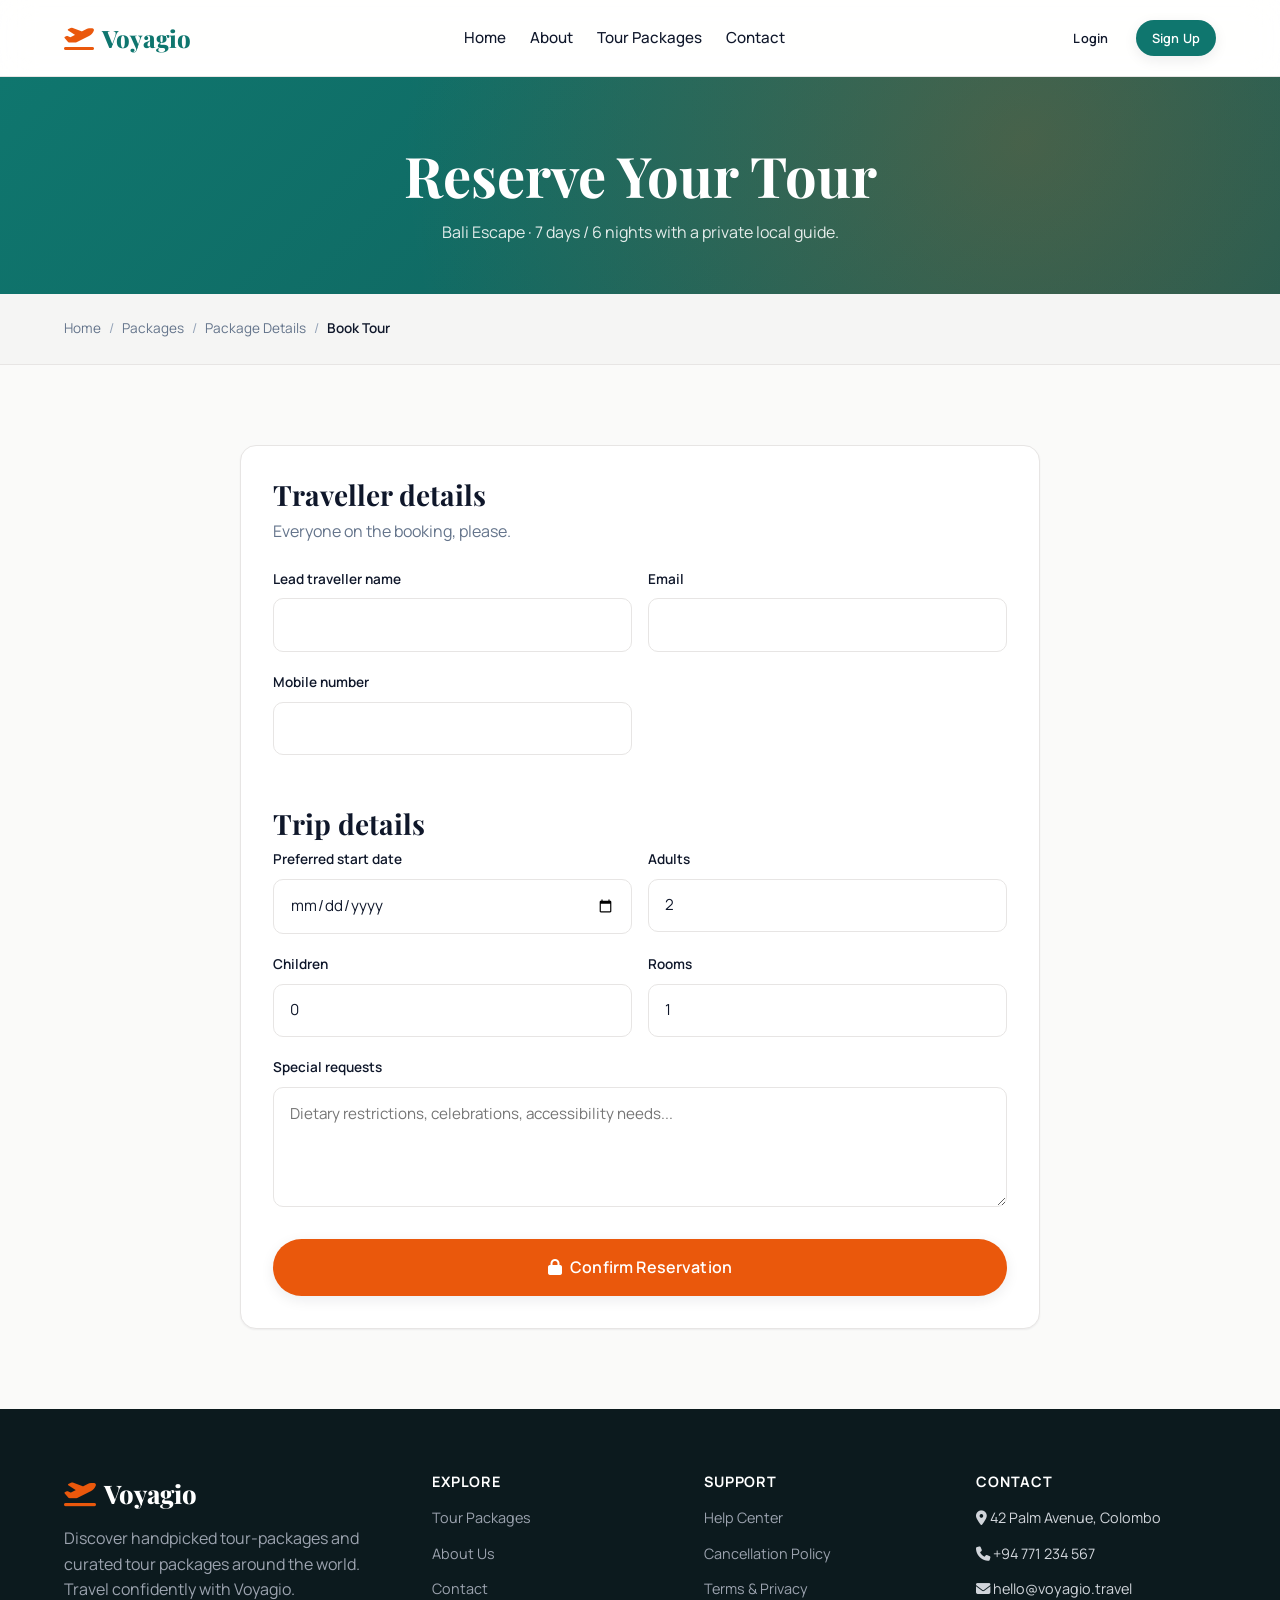
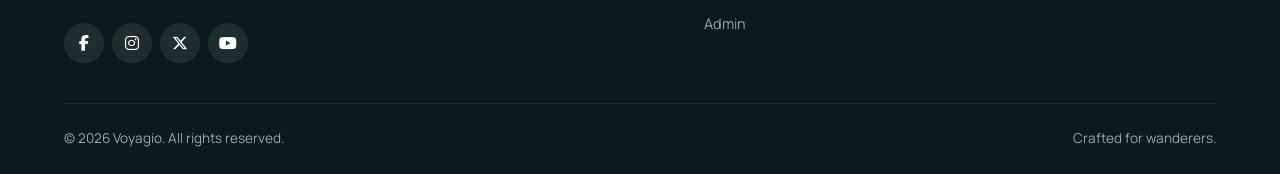
<file: pages/book-tour.html>
<!DOCTYPE html>
<html lang="en">
<head>
<meta charset="UTF-8" /><meta name="viewport" content="width=device-width, initial-scale=1.0" />
<title>Book Tour Package · Voyagio</title>
<link rel="stylesheet" href="../assets/css/style.css" />
<link rel="stylesheet" href="https://cdnjs.cloudflare.com/ajax/libs/font-awesome/6.5.2/css/all.min.css" />
</head>
<body>
<div class="loader" id="loader"><div class="loader__spinner"></div></div>
<div data-partial="header" data-level="1"></div>

<section class="page-head"><div class="container"><div class="page-head__inner">
    <h1>Reserve Your Tour</h1><p>Bali Escape · 7 days / 6 nights with a private local guide.</p>
</div></div></section>

<nav class="breadcrumb"><div class="container"><ol><li><a href="../index.html">Home</a></li><li><a href="tour-packages.html">Packages</a></li><li><a href="package-details.html">Package Details</a></li><li class="breadcrumb__current">Book Tour</li></ol></div></nav>

<section class="section">
    <div class="container">
        <form class="form" data-form="booking" id="tourBookingForm" name="tourBookingForm" style="max-width:800px;margin:0 auto;">
            <h2 class="form__title">Traveller details</h2>
            <p class="form__subtitle" id="bookingPackageSummary">Everyone on the booking, please.</p><input type="hidden" name="packageId" id="bookingPackageId" />
            <div class="form__row">
                <div class="form__group"><label class="form__label" for="btName">Lead traveller name</label><input class="form__control" id="btName" name="fullName" type="text" required /></div>
                <div class="form__group"><label class="form__label" for="btEmail">Email</label><input class="form__control" id="btEmail" name="email" type="email" required /></div>
            </div>
            <div class="form__row">
                <div class="form__group"><label class="form__label" for="btPhone">Mobile number</label><input class="form__control" id="btPhone" name="mobile" type="tel" required /></div>
                <!-- <div class="form__group"><label class="form__label" for="btNationality">Nationality</label><input class="form__control" id="btNationality" name="nationality" type="text" required /></div> -->
            </div>

            <h2 class="form__title mt-8">Trip details</h2>
            <div class="form__row">
                <div class="form__group"><label class="form__label" for="btStart">Preferred start date</label><input class="form__control" id="btStart" name="startDate" type="date" required /></div>
                <div class="form__group"><label class="form__label" for="btAdults">Adults</label><input class="form__control" id="btAdults" name="adults" type="number" min="1" value="2" required /></div>
            </div>
            <div class="form__row">
                <div class="form__group"><label class="form__label" for="btChildren">Children</label><input class="form__control" id="btChildren" name="children" type="number" min="0" value="0" /></div>
                <div class="form__group"><label class="form__label" for="btRooms">Rooms</label><input class="form__control" id="btRooms" name="rooms" type="number" min="1" value="1" required /></div>
            </div>
            <div class="form__group"><label class="form__label" for="btRequests">Special requests</label><textarea class="form__control" id="btRequests" name="requests" placeholder="Dietary restrictions, celebrations, accessibility needs..."></textarea></div>

            <div class="form__footer"><button type="submit" class="btn btn--accent btn--block btn--lg"><i class="fa-solid fa-lock"></i> Confirm Reservation</button></div>
        </form>
    </div>
</section>

<div data-partial="footer" data-level="1"></div>
<script src="../assets/js/partials.js"></script>
<script src="../assets/js/main.js"></script>
<script src="../assets/js/packages.js"></script>
</body></html>
</file>
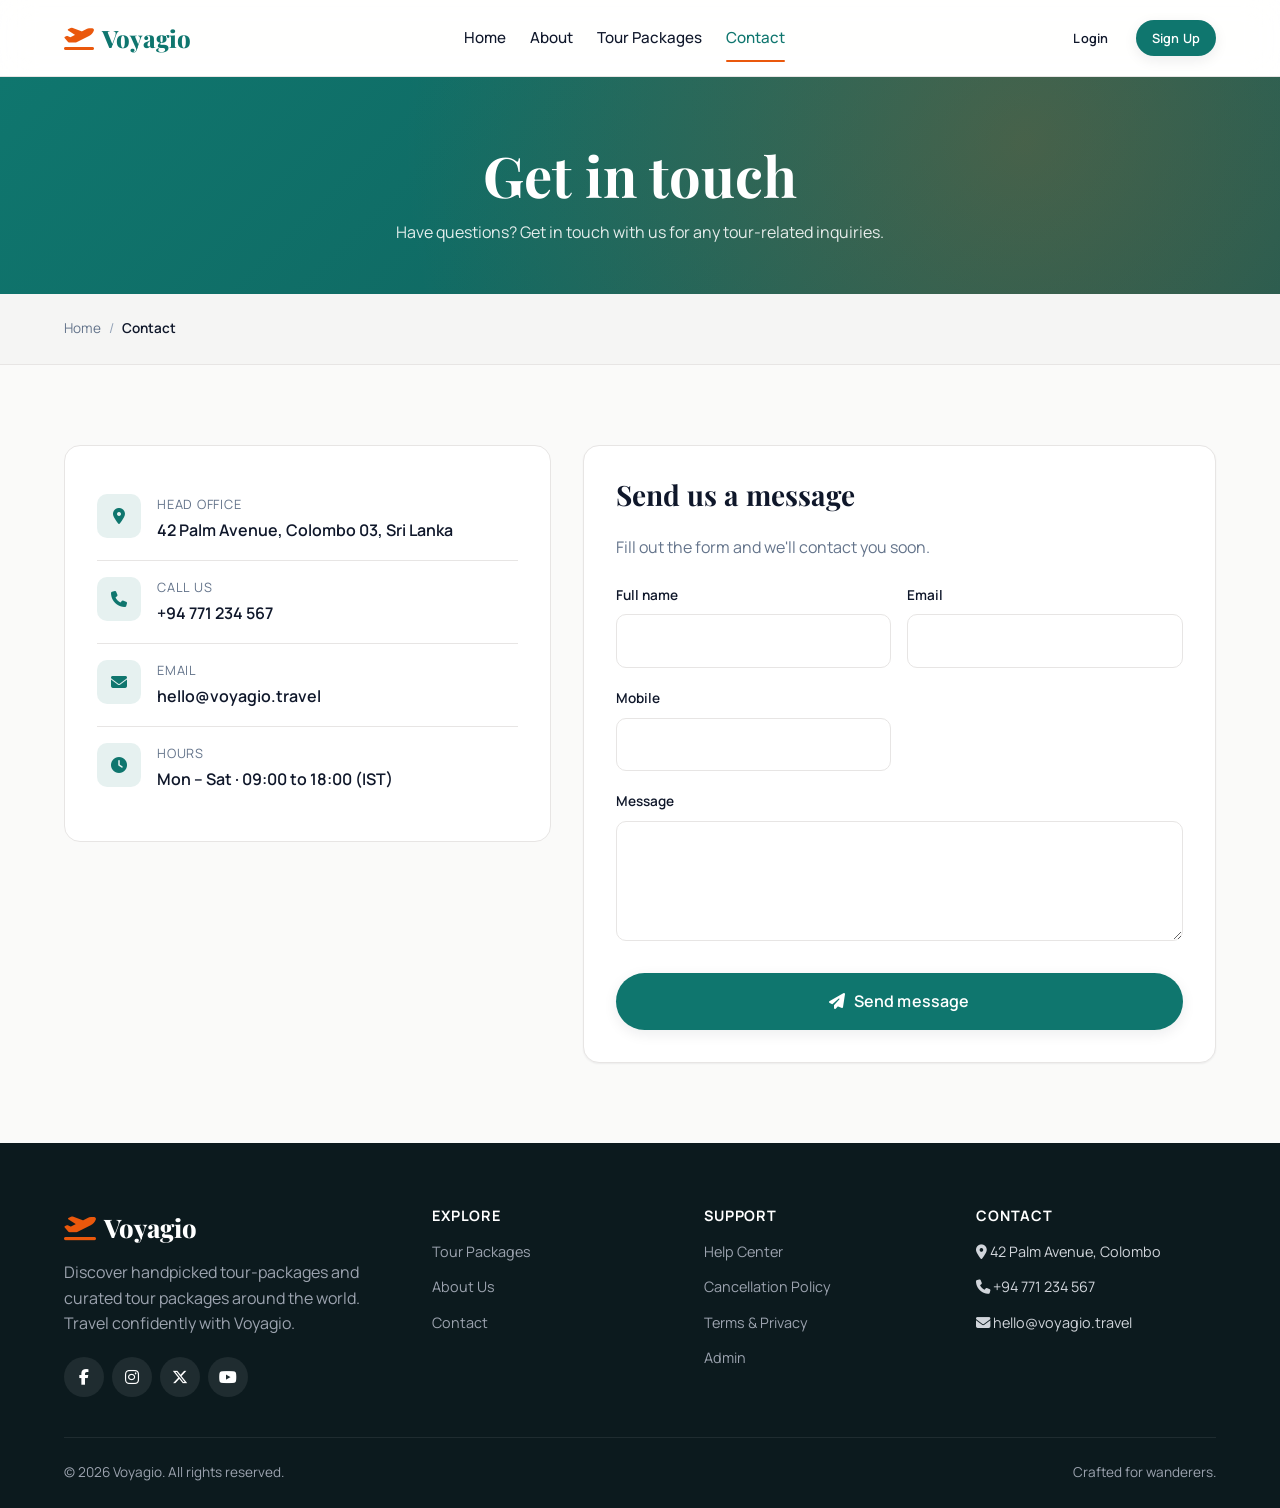
<file: pages/contact.html>
<!DOCTYPE html>
<html lang="en">

<head>
    <meta charset="UTF-8" />
    <meta name="viewport" content="width=device-width, initial-scale=1.0" />
    <title>Contact · Voyagio</title>
    <link rel="stylesheet" href="../assets/css/style.css" />
    <link rel="stylesheet" href="https://cdnjs.cloudflare.com/ajax/libs/font-awesome/6.5.2/css/all.min.css" />
</head>

<body>
    <div class="loader" id="loader">
        <div class="loader__spinner"></div>
    </div>
    <div data-partial="header" data-level="1"></div>

    <section class="page-head">
        <div class="container">
            <div class="page-head__inner">
                <h1>Get in touch</h1>
                <p><p>Have questions? Get in touch with us for any tour-related inquiries.</p></p>
            </div>
        </div>
    </section>

    <nav class="breadcrumb">
        <div class="container">
            <ol>
                <li><a href="../index.html">Home</a></li>
                <li class="breadcrumb__current">Contact</li>
            </ol>
        </div>
    </nav>

    <section class="section">
        <div class="container">
            <div class="contact-layout">
                <div>
                    <div class="contact-info">
                        <div class="contact-info__item">
                            <div class="contact-info__icon"><i class="fa-solid fa-location-dot"></i></div>
                            <div>
                                <div class="contact-info__label">Head office</div>
                                <div class="contact-info__value">42 Palm Avenue, Colombo 03, Sri Lanka</div>
                            </div>
                        </div>
                        <div class="contact-info__item">
                            <div class="contact-info__icon"><i class="fa-solid fa-phone"></i></div>
                            <div>
                                <div class="contact-info__label">Call us</div>
                                <div class="contact-info__value">+94 771 234 567</div>
                            </div>
                        </div>
                        <div class="contact-info__item">
                            <div class="contact-info__icon"><i class="fa-solid fa-envelope"></i></div>
                            <div>
                                <div class="contact-info__label">Email</div>
                                <div class="contact-info__value">hello@voyagio.travel</div>
                            </div>
                        </div>
                        <div class="contact-info__item">
                            <div class="contact-info__icon"><i class="fa-solid fa-clock"></i></div>
                            <div>
                                <div class="contact-info__label">Hours</div>
                                <div class="contact-info__value">Mon – Sat · 09:00 to 18:00 (IST)</div>
                            </div>
                        </div>                       
                    </div>                   
                </div>

                <form class="form" data-form="contact" id="contactForm" name="contactForm">
                    <h2 class="form__title">Send us a message</h2>
                    <p class="form__subtitle"><p class="form__subtitle">Fill out the form and we'll contact you soon.</p> </p>
                    <div class="form__row">
                        <div class="form__group"><label class="form__label" for="cName">Full name</label><input
                                class="form__control" id="cName" name="fullName" type="text" required /></div>
                        <div class="form__group"><label class="form__label" for="cEmail">Email</label><input
                                class="form__control" id="cEmail" name="email" type="email" required /></div>
                    </div>
                    <div class="form__row">
                        <div class="form__group"><label class="form__label" for="cPhone">Mobile</label><input
                                class="form__control" id="cPhone" name="mobile" type="tel" /></div>
                        <!-- <div class="form__group"><label class="form__label" for="cSubject">Subject</label><input
                                class="form__control" id="cSubject" name="subject" type="text" required /></div> -->
                    </div>
                    <div class="form__group"><label class="form__label" for="cMessage">Message</label><textarea
                            class="form__control" id="cMessage" name="message" required minlength="10"></textarea></div>
                    <div class="form__footer"><button type="submit" class="btn btn--primary btn--block btn--lg"><i
                                class="fa-solid fa-paper-plane"></i> Send message</button></div>
                </form>
            </div>
        </div>
    </section>

    <div data-partial="footer" data-level="1"></div>
    <script src="../assets/js/partials.js"></script>
    <script src="../assets/js/main.js"></script>
</body>

</html>
</file>
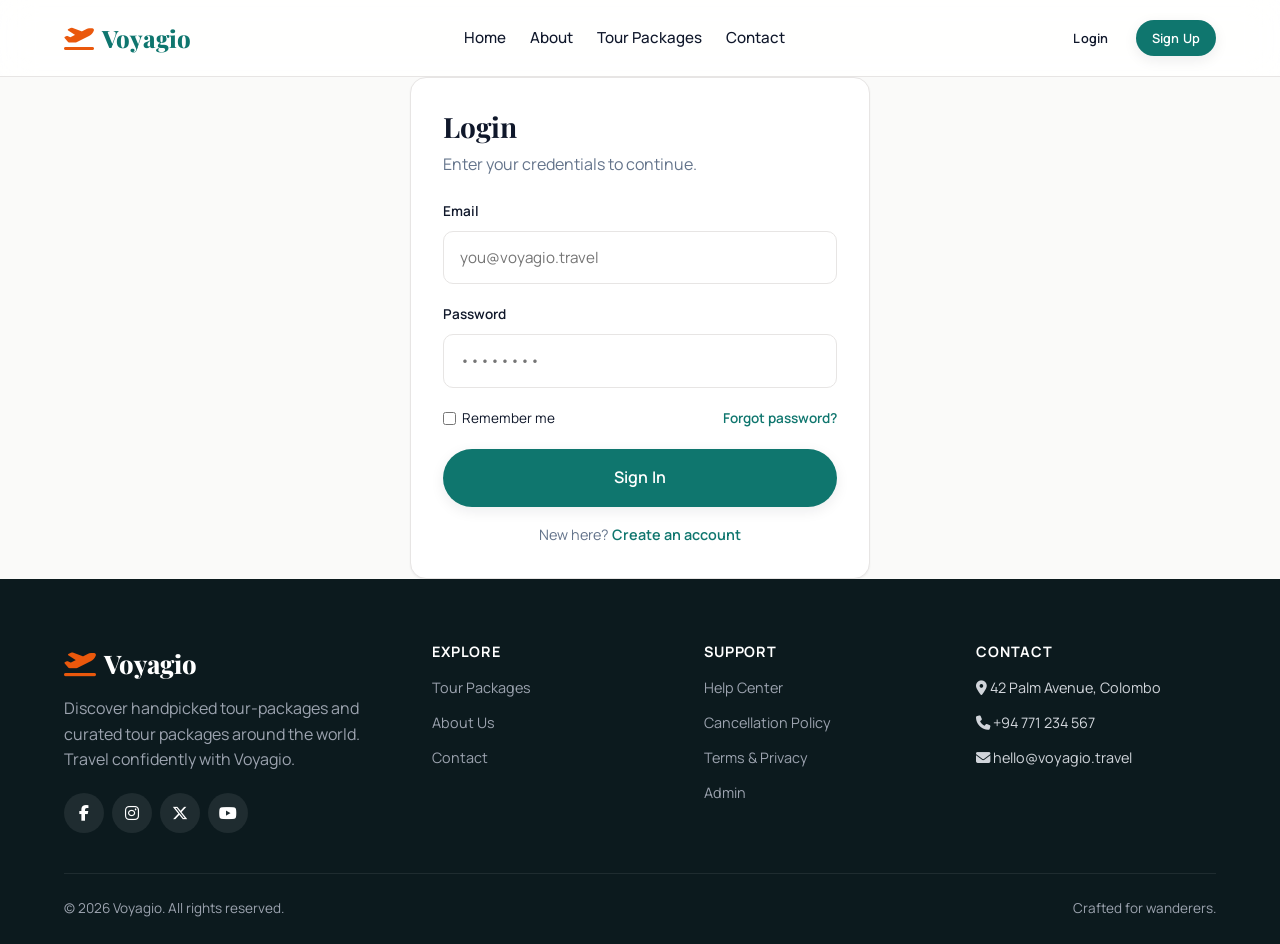
<file: pages/login.html>
<!DOCTYPE html>
<html lang="en">

<head>
    <meta charset="UTF-8" />
    <meta name="viewport" content="width=device-width, initial-scale=1.0" />
    <title>Login · Voyagio</title>
    <link rel="stylesheet" href="../assets/css/style.css" />
    <link rel="stylesheet" href="https://cdnjs.cloudflare.com/ajax/libs/font-awesome/6.5.2/css/all.min.css" />
</head>

<body>
    <div class="loader" id="loader">
        <div class="loader__spinner"></div>
    </div>
    <div data-partial="header" data-level="1"></div>

    <div class="auth">
        
        <div class="auth__form-wrap">
            <form class="form" data-form="login" id="loginForm" name="loginForm" style="max-width:460px;margin:0 auto;">
                <h1 class="form__title">Login</h1>
                <p class="form__subtitle">Enter your credentials to continue.</p>
                <div class="form__group"><label class="form__label" for="loginEmail">Email</label><input
                        class="form__control" id="loginEmail" name="email" type="email" required
                        placeholder="you@voyagio.travel" /></div>
                <div class="form__group"><label class="form__label" for="loginPassword">Password</label><input
                        class="form__control" id="loginPassword" name="password" type="password" required
                        placeholder="••••••••" /></div>
                <div class="form__group"
                    style="display:flex;justify-content:space-between;align-items:center;font-size:0.85rem;">
                    <label style="display:flex;align-items:center;gap:0.4rem;"><input type="checkbox" /> Remember
                        me</label>
                    <a href="#" style="color:var(--color-primary);font-weight:600;">Forgot password?</a>
                </div>
                <button type="submit" class="btn btn--primary btn--block btn--lg">Sign In</button>
                <p class="form__meta">New here? <a href="register.html">Create an account</a></p>
            </form>
        </div>
    </div>

    <div data-partial="footer" data-level="1"></div>
    <script src="../assets/js/partials.js"></script>
    <script src="../assets/js/main.js"></script>
</body>

</html>
</file>
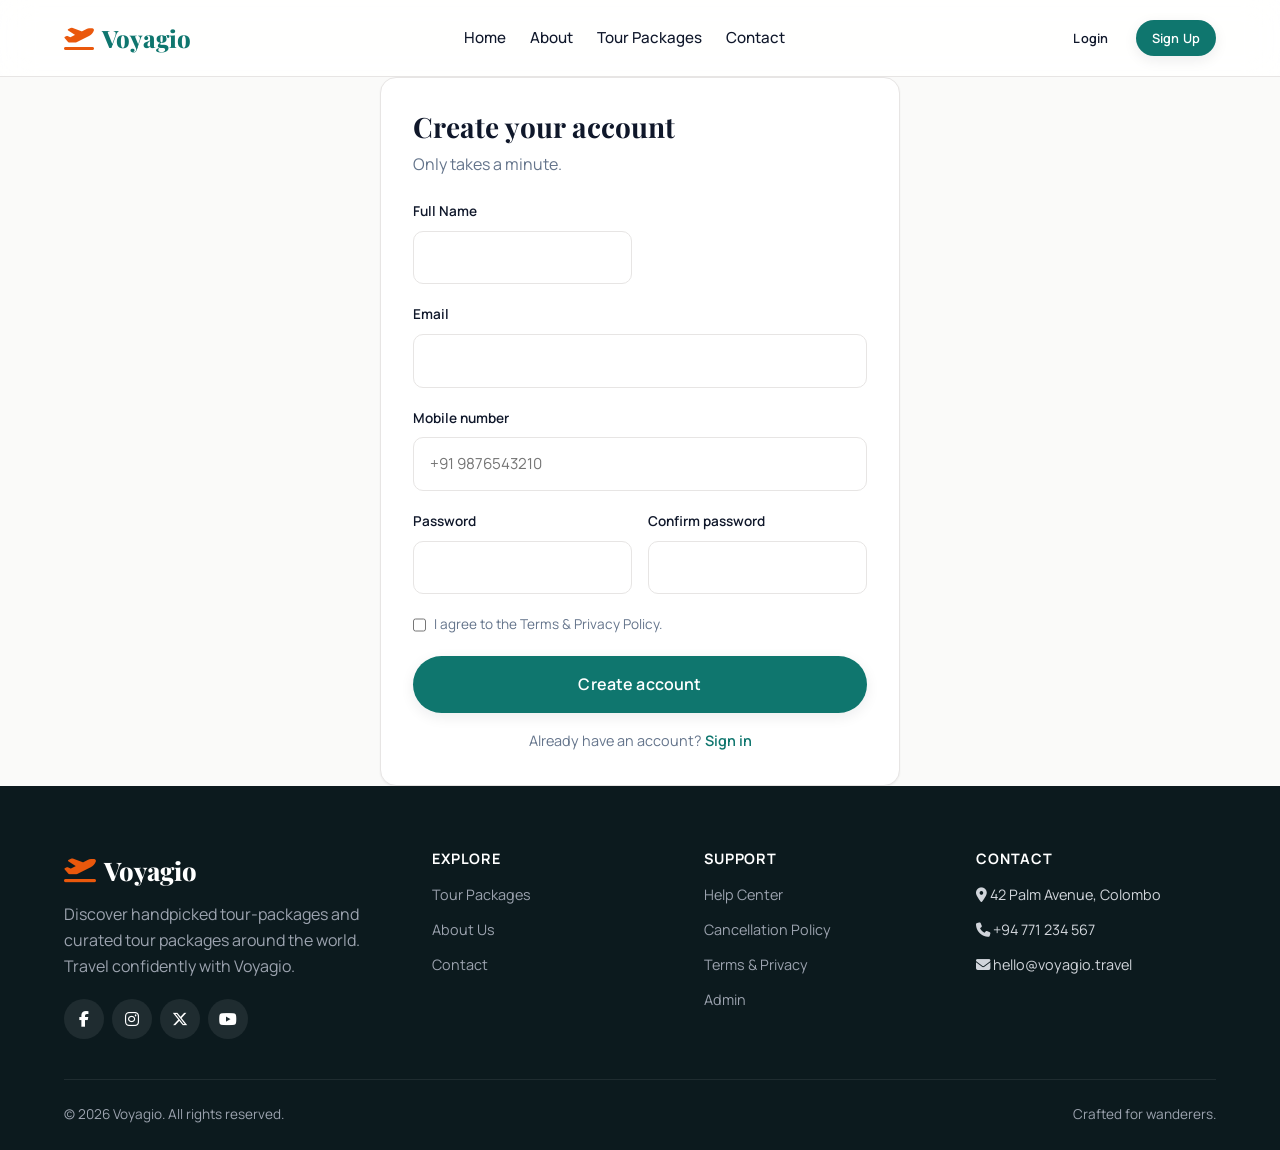
<file: pages/register.html>
<!DOCTYPE html>
<html lang="en">

<head>
    <meta charset="UTF-8" />
    <meta name="viewport" content="width=device-width, initial-scale=1.0" />
    <title>Create Account · Voyagio</title>
    <link rel="stylesheet" href="../assets/css/style.css" />
    <link rel="stylesheet" href="https://cdnjs.cloudflare.com/ajax/libs/font-awesome/6.5.2/css/all.min.css" />
</head>

<body>
    <div class="loader" id="loader">
        <div class="loader__spinner"></div>
    </div>
    <div data-partial="header" data-level="1"></div>

    <div class="auth">
        <div class="auth__form-wrap">
            <form class="form" data-form="register" id="registerForm" name="registerForm"
                style="max-width:520px;margin:0 auto;">
                <h1 class="form__title">Create your account</h1>
                <p class="form__subtitle">Only takes a minute.</p>
                <div class="form__row">
                    <div class="form__group">
                        <label class="form__label" for="fullName">Full Name</label>
                        <input class="form__control" id="fullName" name="fullName" type="text" required/>
                    </div>
                </div>
                <div class="form__group"><label class="form__label" for="regEmail">Email</label><input
                        class="form__control" id="regEmail" name="email" type="email" required /></div>
                <div class="form__group"><label class="form__label" for="regPhone">Mobile number</label><input
                        class="form__control" id="regPhone" name="mobile" type="tel" required
                        placeholder="+91 9876543210" /></div>
                <div class="form__row">
                    <div class="form__group"><label class="form__label" for="regPassword">Password</label><input
                            class="form__control" id="regPassword" name="password" type="password" required
                            minlength="6" /></div>
                    <div class="form__group"><label class="form__label" for="regConfirm">Confirm password</label><input
                            class="form__control" id="regConfirm" name="confirmPassword" type="password" required
                            minlength="6" /></div>
                </div>
                <div class="form__group"><label
                        style="display:flex;gap:0.5rem;font-size:0.85rem;color:var(--color-text-muted);"><input
                            type="checkbox" required /> I agree to the Terms & Privacy Policy.</label>
                </div>
                <button type="submit" class="btn btn--primary btn--block btn--lg">Create account</button>
                <p class="form__meta">Already have an account? <a href="login.html">Sign in</a></p>
            </form>
        </div>
    </div>

    <div data-partial="footer" data-level="1"></div>
    <script src="../assets/js/partials.js"></script>
    <script src="../assets/js/main.js"></script>
</body>

</html>
</file>
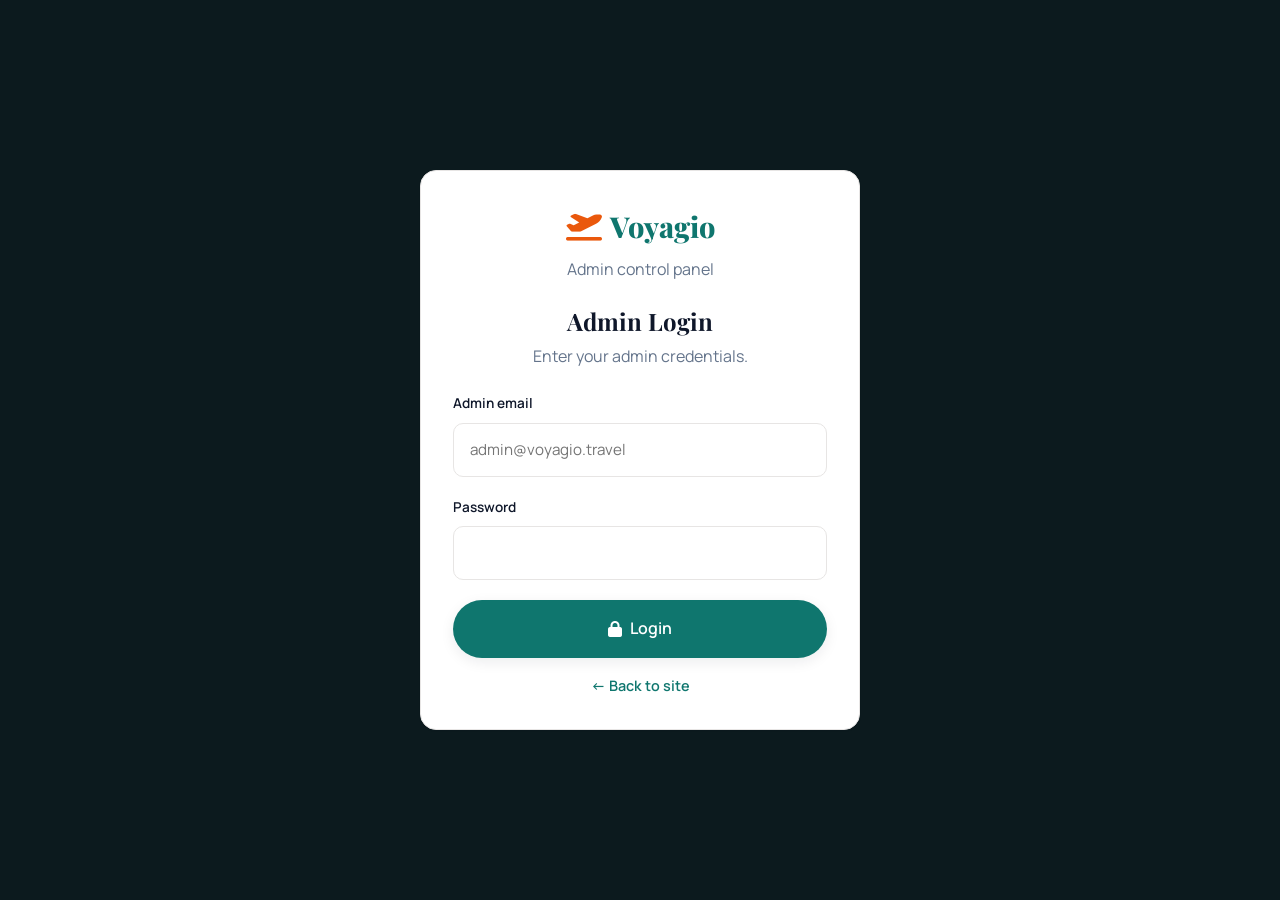
<file: pages/admin/admin-login.html>
<!DOCTYPE html>
<html lang="en">

<head>
    <meta charset="UTF-8" />
    <meta name="viewport" content="width=device-width, initial-scale=1.0" />
    <title>Admin Login · Voyagio</title>
    <link rel="stylesheet" href="../../assets/css/style.css" />
    <link rel="stylesheet" href="https://cdnjs.cloudflare.com/ajax/libs/font-awesome/6.5.2/css/all.min.css" />
</head>

<body style="background:#0c1a1e;">
    <div class="loader" id="loader">
        <div class="loader__spinner"></div>
    </div>

    <div style="min-height:100vh;display:flex;align-items:center;justify-content:center;padding:2rem;">
        <form class="form" data-form="admin-login" id="adminLoginForm" name="adminLoginForm"
            style="max-width:440px;width:100%;">
            <div style="text-align:center;margin-bottom:1.5rem;">
                <a href="../../index.html" class="nav__brand" style="justify-content:center;font-size:1.8rem;"><i
                        class="fa-solid fa-plane-departure"></i> Voyagio</a>
                <p style="color:var(--color-text-muted);margin-top:0.5rem;">Admin control panel</p>
            </div>
            <h1 class="form__title" style="font-size:1.5rem;text-align:center;">Admin Login</h1>
            <p class="form__subtitle" style="text-align:center;">Enter your admin credentials.</p>
            <div class="form__group"><label class="form__label" for="adminEmail">Admin email</label><input
                    class="form__control" id="adminEmail" name="email" type="email" required
                    placeholder="admin@voyagio.travel" /></div>
            <div class="form__group"><label class="form__label" for="adminPassword">Password</label><input
                    class="form__control" id="adminPassword" name="password" type="password" required /></div>
            
            <button type="submit" class="btn btn--primary btn--block btn--lg"><i class="fa-solid fa-lock"></i>
                Login</button>
            <p class="form__meta"><a href="../../index.html">← Back to site</a></p>
        </form>
    </div>

    <script src="../../assets/js/main.js"></script>
</body>

</html>
</file>
<file: assets/css/style.css>
/* ---------- Google Fonts ---------- */
@import url('https://fonts.googleapis.com/css2?family=Manrope:wght@300;400;500;600;700;800&family=Playfair+Display:wght@500;600;700;800&display=swap');

/* ---------- CSS Variables ---------- */
:root {
    /* Brand colors */
    --color-primary: #0f766e;
    /* deep teal */
    --color-primary-dark: #115e59;
    --color-primary-light: #14b8a6;
    --color-accent: #ea580c;
    /* warm coral / orange */
    --color-accent-light: #fb923c;

    /* Neutrals */
    --color-bg: #fafaf9;
    --color-surface: #ffffff;
    --color-surface-alt: #f5f5f4;
    --color-border: #e7e5e4;
    --color-text: #0f172a;
    --color-text-muted: #64748b;
    --color-text-light: #94a3b8;

    /* Semantic */
    --color-success: #16a34a;
    --color-warning: #f59e0b;
    --color-danger: #dc2626;
    --color-info: #0284c7;

    /* Typography */
    --font-heading: 'Playfair Display', Georgia, serif;
    --font-body: 'Manrope', -apple-system, BlinkMacSystemFont, sans-serif;

    /* Spacing scale */
    --space-1: 0.25rem;
    --space-2: 0.5rem;
    --space-3: 0.75rem;
    --space-4: 1rem;
    --space-5: 1.25rem;
    --space-6: 1.5rem;
    --space-8: 2rem;
    --space-10: 2.5rem;
    --space-12: 3rem;
    --space-16: 4rem;
    --space-20: 5rem;

    /* Radius */
    --radius-sm: 6px;
    --radius-md: 10px;
    --radius-lg: 16px;
    --radius-xl: 24px;
    --radius-full: 999px;

    /* Shadows */
    --shadow-sm: 0 1px 2px rgba(15, 23, 42, 0.06);
    --shadow-md: 0 4px 14px rgba(15, 23, 42, 0.08);
    --shadow-lg: 0 12px 28px rgba(15, 23, 42, 0.12);
    --shadow-xl: 0 24px 48px rgba(15, 23, 42, 0.16);

    /* Layout */
    --container: 1200px;
    --header-h: 76px;
    --transition: 220ms cubic-bezier(0.4, 0, 0.2, 1);
}

/* ---------- Reset ---------- */
*,
*::before,
*::after {
    box-sizing: border-box;
    margin: 0;
    padding: 0;
}

html {
    scroll-behavior: smooth;
    -webkit-text-size-adjust: 100%;
}

body {
    font-family: var(--font-body);
    font-size: 16px;
    line-height: 1.6;
    color: var(--color-text);
    background: var(--color-bg);
    -webkit-font-smoothing: antialiased;
    min-height: 100vh;
}

img,
svg {
    max-width: 100%;
    display: block;
}

a {
    color: inherit;
    text-decoration: none;
    transition: color var(--transition);
}

button,
input,
select,
textarea {
    font: inherit;
    color: inherit;
}

button {
    cursor: pointer;
    border: none;
    background: none;
}

ul,
ol {
    list-style: none;
}

h1,
h2,
h3,
h4,
h5,
h6 {
    font-family: var(--font-heading);
    font-weight: 700;
    line-height: 1.2;
    color: var(--color-text);
}

/* ---------- Container ---------- */
.container {
    width: 100%;
    max-width: var(--container);
    margin: 0 auto;
    padding: 0 var(--space-4);
}

@media (min-width: 768px) {
    .container {
        padding: 0 var(--space-6);
    }
}

/* ---------- Loading Screen ---------- */
.loader {
    position: fixed;
    inset: 0;
    background: var(--color-bg);
    display: flex;
    align-items: center;
    justify-content: center;
    z-index: 9999;
    transition: opacity 400ms ease, visibility 400ms ease;
}

.loader.hidden {
    opacity: 0;
    visibility: hidden;
}

.loader__spinner {
    width: 56px;
    height: 56px;
    border: 4px solid var(--color-border);
    border-top-color: var(--color-primary);
    border-radius: 50%;
    animation: spin 900ms linear infinite;
}

@keyframes spin {
    to {
        transform: rotate(360deg);
    }
}

/* ---------- Header / Navbar ---------- */
.header {
    position: sticky;
    top: 0;
    z-index: 100;
    background: rgba(255, 255, 255, 0.85);
    backdrop-filter: blur(16px);
    -webkit-backdrop-filter: blur(16px);
    border-bottom: 1px solid var(--color-border);
}

.nav {
    display: flex;
    align-items: center;
    justify-content: space-between;
    height: var(--header-h);
}

.nav__brand {
    display: flex;
    align-items: center;
    gap: var(--space-2);
    font-family: var(--font-heading);
    font-size: 1.5rem;
    font-weight: 800;
    color: var(--color-primary);
}

.nav__brand i {
    color: var(--color-accent);
}

.nav__menu {
    display: none;
    gap: var(--space-6);
    align-items: center;
}

.nav__menu a {
    font-weight: 500;
    font-size: 0.95rem;
    color: var(--color-text);
    position: relative;
    padding: var(--space-2) 0;
}

.nav__menu a:hover,
.nav__menu a.active {
    color: var(--color-primary);
}

.nav__menu a.active::after {
    content: '';
    position: absolute;
    left: 0;
    right: 0;
    bottom: -4px;
    height: 2px;
    background: var(--color-accent);
    border-radius: 2px;
}

.nav__actions {
    display: flex;
    align-items: center;
    gap: var(--space-3);
}

.nav__toggle {
    display: inline-flex;
    align-items: center;
    justify-content: center;
    width: 42px;
    height: 42px;
    border-radius: var(--radius-sm);
    color: var(--color-text);
    font-size: 1.25rem;
}

.nav__mobile {
    /* The mobile menu is re-parented to <body> by main.js so fixed positioning
       is relative to the viewport, not the backdrop-filtered header. */
    position: fixed;
    top: var(--header-h);
    right: 0;
    bottom: 0;
    left: auto;
    width: min(86vw, 380px);
    height: calc(100dvh - var(--header-h));
    background: var(--color-surface);
    padding: var(--space-6);
    transform: translateX(105%);
    transition: transform var(--transition), box-shadow var(--transition);
    z-index: 101;
    overflow-y: auto;
    overscroll-behavior: contain;
    -webkit-overflow-scrolling: touch;
    box-shadow: -14px 0 34px rgba(15, 23, 42, 0.16);
    border-left: 1px solid var(--color-border);
}

.nav__mobile.open {
    transform: translateX(0);
}

.nav__mobile a {
    display: block;
    padding: var(--space-4) 0;
    border-bottom: 1px solid var(--color-border);
    font-weight: 500;
}

.nav__mobile a.active {
    color: var(--color-primary);
}

@media (min-width: 992px) {
    .nav__menu {
        display: flex;
    }

    .nav__toggle {
        display: none;
    }

    .nav__mobile {
        display: none;
    }
}

/* ---------- Buttons ---------- */
.btn {
    display: inline-flex;
    align-items: center;
    justify-content: center;
    gap: var(--space-2);
    padding: 0.75rem 1.5rem;
    border-radius: var(--radius-full);
    font-weight: 600;
    font-size: 0.9rem;
    letter-spacing: 0.01em;
    transition: transform var(--transition), background var(--transition), box-shadow var(--transition), color var(--transition);
    white-space: nowrap;
}

.btn:hover {
    transform: translateY(-2px);
}

.btn:active {
    transform: translateY(0);
}

.btn--primary {
    background: var(--color-primary);
    color: #fff;
    box-shadow: var(--shadow-md);
}

.btn--primary:hover {
    background: var(--color-primary-dark);
    box-shadow: var(--shadow-lg);
}

.btn--accent {
    background: var(--color-accent);
    color: #fff;
    box-shadow: var(--shadow-md);
}

.btn--accent:hover {
    background: #c2410c;
    box-shadow: var(--shadow-lg);
}

.btn--outline {
    background: transparent;
    color: var(--color-primary);
    border: 1.5px solid var(--color-primary);
}

.btn--outline:hover {
    background: var(--color-primary);
    color: #fff;
}

.btn--ghost {
    background: transparent;
    color: var(--color-text);
}

.btn--ghost:hover {
    background: var(--color-surface-alt);
}

.btn--block {
    width: 100%;
}

.btn--sm {
    padding: 0.5rem 1rem;
    font-size: 0.8rem;
}

.btn--lg {
    padding: 1rem 2rem;
    font-size: 1rem;
}

/* ---------- Sections ---------- */
.section {
    padding: var(--space-16) 0;
}

@media (min-width: 768px) {
    .section {
        padding: var(--space-20) 0;
    }
}

.section__head {
    text-align: center;
    margin-bottom: var(--space-12);
    max-width: 720px;
    margin-left: auto;
    margin-right: auto;
}

.section__eyebrow {
    display: inline-block;
    color: var(--color-accent);
    font-weight: 600;
    text-transform: uppercase;
    letter-spacing: 0.08em;
    font-size: 0.8rem;
    margin-bottom: var(--space-3);
}

.section__title {
    font-size: 2rem;
    margin-bottom: var(--space-3);
}

@media (min-width: 768px) {
    .section__title {
        font-size: 2.5rem;
    }
}

@media (min-width: 1024px) {
    .section__title {
        font-size: 3rem;
    }
}

.section__desc {
    color: var(--color-text-muted);
    font-size: 1rem;
}

/* ---------- Hero ---------- */
.hero {
    position: relative;
    min-height: 620px;
    display: flex;
    align-items: center;
    background:
        linear-gradient(rgba(15, 23, 42, 0.55), rgba(15, 118, 110, 0.45)),
        url('https://images.unsplash.com/photo-1506929562872-bb421503ef21?w=1600&auto=format') center/cover no-repeat;
    color: #fff;
    overflow: hidden;
}

.hero::before {
    content: '';
    position: absolute;
    inset: 0;
    background: radial-gradient(circle at 20% 30%, rgba(234, 88, 12, 0.25), transparent 50%);
    pointer-events: none;
}

.hero__content {
    position: relative;
    z-index: 2;
    padding: var(--space-16) 0;
    max-width: 780px;
}

.hero__eyebrow {
    display: inline-flex;
    align-items: center;
    gap: var(--space-2);
    padding: 0.5rem 1rem;
    background: rgba(255, 255, 255, 0.15);
    backdrop-filter: blur(10px);
    border-radius: var(--radius-full);
    font-size: 0.85rem;
    margin-bottom: var(--space-5);
    border: 1px solid rgba(255, 255, 255, 0.2);
}

.hero__title {
    font-size: 2.5rem;
    line-height: 1.1;
    color: #fff;
    margin-bottom: var(--space-5);
}

.hero__title em {
    color: var(--color-accent-light);
    font-style: normal;
}

@media (min-width: 768px) {
    .hero__title {
        font-size: 3.5rem;
    }
}

@media (min-width: 1024px) {
    .hero__title {
        font-size: 4.5rem;
    }
}

.hero__desc {
    font-size: 1.1rem;
    color: rgba(255, 255, 255, 0.88);
    margin-bottom: var(--space-8);
    max-width: 560px;
}

.hero__actions {
    display: flex;
    gap: var(--space-3);
    flex-wrap: wrap;
}

/* ---------- Search Form (Hero) ---------- */
.search-form {
    background: #fff;
    border-radius: var(--radius-lg);
    padding: var(--space-5);
    box-shadow: var(--shadow-xl);
    display: grid;
    gap: var(--space-4);
    margin-top: var(--space-8);
}

@media (min-width: 768px) {
    .search-form {
        grid-template-columns: 1fr 1fr 1fr auto;
        align-items: end;
        padding: var(--space-6);
    }
}

.search-form__group {
    display: flex;
    flex-direction: column;
    gap: var(--space-1);
}

.search-form__label {
    font-size: 0.75rem;
    font-weight: 600;
    text-transform: uppercase;
    letter-spacing: 0.06em;
    color: var(--color-text-muted);
}

.search-form__input {
    width: 100%;
    padding: 0.75rem 0;
    border: 0;
    border-bottom: 2px solid var(--color-border);
    background: transparent;
    font-size: 0.95rem;
    color: var(--color-text);
    transition: border-color var(--transition);
    outline: none;
}

.search-form__input:focus {
    border-color: var(--color-primary);
}

/* ---------- Cards ---------- */
.card {
    background: var(--color-surface);
    border-radius: var(--radius-lg);
    overflow: hidden;
    box-shadow: var(--shadow-sm);
    border: 1px solid var(--color-border);
    transition: transform var(--transition), box-shadow var(--transition);
    display: flex;
    flex-direction: column;
}

.card:hover {
    transform: translateY(-6px);
    box-shadow: var(--shadow-lg);
}

.card__img {
    position: relative;
    aspect-ratio: 4/3;
    overflow: hidden;
    background: var(--color-surface-alt);
}

.card__img img {
    width: 100%;
    height: 100%;
    object-fit: cover;
    transition: transform 600ms ease;
}

.card:hover .card__img img {
    transform: scale(1.08);
}

.card__badge {
    position: absolute;
    top: var(--space-3);
    left: var(--space-3);
    background: var(--color-accent);
    color: #fff;
    padding: 0.3rem 0.75rem;
    border-radius: var(--radius-full);
    font-size: 0.7rem;
    font-weight: 700;
    text-transform: uppercase;
    letter-spacing: 0.05em;
}

.card__fav {
    position: absolute;
    top: var(--space-3);
    right: var(--space-3);
    width: 38px;
    height: 38px;
    border-radius: 50%;
    background: rgba(255, 255, 255, 0.9);
    backdrop-filter: blur(8px);
    display: inline-flex;
    align-items: center;
    justify-content: center;
    color: var(--color-text);
    font-size: 1rem;
    box-shadow: var(--shadow-sm);
}

.card__fav:hover {
    color: var(--color-danger);
}

.card__body {
    padding: var(--space-5);
    display: flex;
    flex-direction: column;
    gap: var(--space-2);
    flex: 1;
}

.card__loc {
    display: inline-flex;
    align-items: center;
    gap: var(--space-1);
    color: var(--color-text-muted);
    font-size: 0.8rem;
}

.card__title {
    font-size: 1.15rem;
    margin-bottom: var(--space-1);
}

.card__meta {
    display: flex;
    align-items: center;
    justify-content: space-between;
    margin-top: auto;
    padding-top: var(--space-4);
}

.card__price {
    font-family: var(--font-heading);
    font-size: 1.35rem;
    color: var(--color-primary);
    font-weight: 700;
}

.card__price small {
    font-family: var(--font-body);
    font-size: 0.75rem;
    color: var(--color-text-muted);
    font-weight: 400;
}

.card__rating {
    display: inline-flex;
    align-items: center;
    gap: 0.25rem;
    color: var(--color-warning);
    font-size: 0.85rem;
    font-weight: 600;
}

.card__rating span {
    color: var(--color-text);
    margin-left: 0.15rem;
}

/* Card grid */
.grid {
    display: grid;
    gap: var(--space-6);
}

.grid--2 {
    grid-template-columns: 1fr;
}

.grid--3 {
    grid-template-columns: 1fr;
}

.grid--4 {
    grid-template-columns: 1fr;
}

@media (min-width: 640px) {

    .grid--2,
    .grid--3,
    .grid--4 {
        grid-template-columns: repeat(2, 1fr);
    }
}

@media (min-width: 992px) {
    .grid--3 {
        grid-template-columns: repeat(3, 1fr);
    }

    .grid--4 {
        grid-template-columns: repeat(4, 1fr);
    }
}


/* ---------- Testimonials ---------- */
.testimonial {
    background: var(--color-surface);
    padding: var(--space-8);
    border-radius: var(--radius-lg);
    border: 1px solid var(--color-border);
    position: relative;
}

.testimonial__quote {
    color: var(--color-text-muted);
    font-size: 1rem;
    margin-bottom: var(--space-5);
    font-style: italic;
}

.testimonial__user {
    display: flex;
    align-items: center;
    gap: var(--space-3);
}

.testimonial__avatar {
    width: 48px;
    height: 48px;
    border-radius: 50%;
    object-fit: cover;
}

.testimonial__name {
    font-weight: 700;
}

.testimonial__role {
    font-size: 0.8rem;
    color: var(--color-text-muted);
}



/* ---------- Footer ---------- */
.footer {
    background: #0c1a1e;
    color: #d1d5db;
    padding: var(--space-16) 0 var(--space-6);
}

.footer__grid {
    display: grid;
    grid-template-columns: 1fr;
    gap: var(--space-8);
    margin-bottom: var(--space-10);
}

@media (min-width: 768px) {
    .footer__grid {
        grid-template-columns: 1.4fr 1fr 1fr 1fr;
    }
}

.footer__brand {
    font-family: var(--font-heading);
    font-size: 1.6rem;
    font-weight: 800;
    color: #fff;
    margin-bottom: var(--space-3);
    display: inline-flex;
    align-items: center;
    gap: var(--space-2);
}

.footer__brand i {
    color: var(--color-accent);
}

.footer__desc {
    color: #9ca3af;
    margin-bottom: var(--space-5);
    max-width: 320px;
}

.footer__socials {
    display: flex;
    gap: var(--space-2);
}

.footer__socials a {
    width: 40px;
    height: 40px;
    border-radius: 50%;
    background: rgba(255, 255, 255, 0.08);
    display: inline-flex;
    align-items: center;
    justify-content: center;
    color: #fff;
    transition: background var(--transition);
}

.footer__socials a:hover {
    background: var(--color-primary);
}

.footer__title {
    color: #fff;
    font-family: var(--font-body);
    font-size: 0.9rem;
    font-weight: 700;
    text-transform: uppercase;
    letter-spacing: 0.06em;
    margin-bottom: var(--space-4);
}

.footer__list li {
    margin-bottom: var(--space-3);
    font-size: 0.9rem;
}

.footer__list a {
    color: #9ca3af;
}

.footer__list a:hover {
    color: var(--color-accent-light);
}

.footer__bottom {
    padding-top: var(--space-6);
    border-top: 1px solid rgba(255, 255, 255, 0.08);
    display: flex;
    flex-direction: column;
    gap: var(--space-3);
    align-items: center;
    text-align: center;
    color: #9ca3af;
    font-size: 0.85rem;
}

@media (min-width: 768px) {
    .footer__bottom {
        flex-direction: row;
        justify-content: space-between;
        text-align: left;
    }
}

/* ---------- Breadcrumb ---------- */
.breadcrumb {
    padding: var(--space-6) 0;
    background: var(--color-surface-alt);
    border-bottom: 1px solid var(--color-border);
}

.breadcrumb ol {
    display: flex;
    align-items: center;
    flex-wrap: wrap;
    gap: var(--space-2);
    font-size: 0.85rem;
    color: var(--color-text-muted);
}

.breadcrumb ol li:not(:last-child)::after {
    content: '/';
    margin-left: var(--space-2);
    color: var(--color-text-light);
}

.breadcrumb a:hover {
    color: var(--color-primary);
}

.breadcrumb__current {
    color: var(--color-text);
    font-weight: 600;
}

/* ---------- Page Header ---------- */
.page-head {
    background: linear-gradient(135deg, var(--color-primary), var(--color-primary-dark));
    color: #fff;
    padding: var(--space-16) 0 var(--space-12);
    position: relative;
    overflow: hidden;
}

.page-head::before {
    content: '';
    position: absolute;
    inset: 0;
    background: radial-gradient(circle at 80% 30%, rgba(234, 88, 12, 0.25), transparent 60%);
}

.page-head__inner {
    position: relative;
    z-index: 1;
    text-align: center;
}

.page-head h1 {
    color: #fff;
    font-size: 2.5rem;
    margin-bottom: var(--space-3);
}

@media (min-width: 768px) {
    .page-head h1 {
        font-size: 3.5rem;
    }
}

.page-head p {
    color: rgba(255, 255, 255, 0.88);
    max-width: 640px;
    margin: 0 auto;
}


/* ---------- Forms ---------- */
.form {
    background: var(--color-surface);
    border: 1px solid var(--color-border);
    border-radius: var(--radius-lg);
    padding: var(--space-8);
    box-shadow: var(--shadow-sm);
}

.form__title {
    font-size: 1.75rem;
    margin-bottom: var(--space-2);
}

.form__subtitle {
    color: var(--color-text-muted);
    margin-bottom: var(--space-6);
}

.form__group {
    margin-bottom: var(--space-5);
}

.form__row {
    display: grid;
    grid-template-columns: 1fr;
    gap: var(--space-4);
}

@media (min-width: 640px) {
    .form__row {
        grid-template-columns: 1fr 1fr;
    }
}

.form__label {
    display: block;
    font-size: 0.85rem;
    font-weight: 600;
    color: var(--color-text);
    margin-bottom: var(--space-2);
}

.form__control {
    width: 100%;
    padding: 0.85rem 1rem;
    border: 1.5px solid var(--color-border);
    border-radius: var(--radius-md);
    background: var(--color-surface);
    font-size: 0.95rem;
    transition: border-color var(--transition), box-shadow var(--transition);
    outline: none;
}

.form__control:focus {
    border-color: var(--color-primary);
    box-shadow: 0 0 0 3px rgba(15, 118, 110, 0.12);
}

textarea.form__control {
    min-height: 120px;
    resize: vertical;
    font-family: inherit;
}

.form__hint {
    font-size: 0.8rem;
    color: var(--color-text-muted);
    margin-top: var(--space-1);
}

.form__footer {
    margin-top: var(--space-6);
}

.form__meta {
    text-align: center;
    margin-top: var(--space-4);
    font-size: 0.9rem;
    color: var(--color-text-muted);
}

.form__meta a {
    color: var(--color-primary);
    font-weight: 600;
}


/* ---------- Tour Package/Package Details ---------- */
.details-hero {
    padding: var(--space-8) 0;
}

.gallery {
    display: grid;
    grid-template-columns: 1fr;
    gap: var(--space-3);
    border-radius: var(--radius-lg);
    overflow: hidden;
}

/* @media (min-width: 768px) {
    .gallery {
        grid-template-columns: 2fr 1fr 1fr;
        grid-template-rows: 1fr 1fr;
    }

    .gallery__main {
        grid-row: span 2;
    }
} */

.gallery img {
    width: 100%;
    height: 100%;
    object-fit: cover;
    min-height: 200px;
}

.gallery__main img {
    min-height: 420px;
}

.details {
    display: grid;
    grid-template-columns: 1fr;
    gap: var(--space-8);
    margin-top: var(--space-8);
}

@media (min-width: 992px) {
    .details {
        grid-template-columns: 1fr 380px;
        align-items: start;
    }
}

.details__body h1 {
    font-size: 2.25rem;
    margin-bottom: var(--space-3);
}

.details__loc {
    color: var(--color-text-muted);
    display: inline-flex;
    align-items: center;
    gap: var(--space-2);
    margin-bottom: var(--space-5);
}

.details__section {
    padding: var(--space-6) 0;
    border-top: 1px solid var(--color-border);
}

.details__section:first-of-type {
    border-top: 0;
    padding-top: 0;
}

.details__section h2 {
    font-size: 1.4rem;
    margin-bottom: var(--space-4);
}

.amenities {
    display: grid;
    grid-template-columns: repeat(2, 1fr);
    gap: var(--space-3);
}

@media (min-width: 640px) {
    .amenities {
        grid-template-columns: repeat(3, 1fr);
    }
}

.amenities li {
    display: flex;
    align-items: center;
    gap: var(--space-2);
    color: var(--color-text-muted);
    font-size: 0.9rem;
}

.amenities i {
    color: var(--color-primary);
}

.room-list {
    display: grid;
    gap: var(--space-4);
}

.room {
    background: var(--color-surface);
    border: 1px solid var(--color-border);
    border-radius: var(--radius-md);
    padding: var(--space-5);
    display: grid;
    grid-template-columns: 1fr;
    gap: var(--space-3);
}

@media (min-width: 640px) {
    .room {
        grid-template-columns: 1fr auto;
        align-items: center;
    }
}

.room h3 {
    font-size: 1.1rem;
    margin-bottom: var(--space-1);
}

.room__meta {
    color: var(--color-text-muted);
    font-size: 0.85rem;
}

.itinerary {
    position: relative;
    padding-left: var(--space-8);
}

.itinerary::before {
    content: '';
    position: absolute;
    left: 15px;
    top: 8px;
    bottom: 8px;
    width: 2px;
    background: var(--color-border);
}

.itinerary__item {
    position: relative;
    padding-bottom: var(--space-6);
}

.itinerary__item::before {
    content: '';
    position: absolute;
    left: -22px;
    top: 6px;
    width: 14px;
    height: 14px;
    border-radius: 50%;
    background: var(--color-primary);
    border: 3px solid var(--color-surface);
    box-shadow: 0 0 0 2px var(--color-primary);
}

.itinerary__day {
    font-family: var(--font-heading);
    font-weight: 700;
    color: var(--color-primary);
    font-size: 0.85rem;
    margin-bottom: var(--space-1);
}

.itinerary__title {
    font-size: 1.1rem;
    margin-bottom: var(--space-2);
}

.itinerary__desc {
    color: var(--color-text-muted);
    font-size: 0.9rem;
}

.incl-list,
.excl-list {
    display: grid;
    gap: var(--space-2);
}

.incl-list li,
.excl-list li {
    display: flex;
    align-items: flex-start;
    gap: var(--space-2);
    font-size: 0.9rem;
    color: var(--color-text-muted);
}

.incl-list i {
    color: var(--color-success);
    margin-top: 3px;
}

.excl-list i {
    color: var(--color-danger);
    margin-top: 3px;
}

.booking-widget {
    background: var(--color-surface);
    border: 1px solid var(--color-border);
    border-radius: var(--radius-lg);
    padding: var(--space-6);
    position: sticky;
    top: calc(var(--header-h) + var(--space-4));
    box-shadow: var(--shadow-md);
}

.booking-widget__price {
    display: flex;
    align-items: baseline;
    gap: var(--space-2);
    margin-bottom: var(--space-4);
    padding-bottom: var(--space-4);
    border-bottom: 1px solid var(--color-border);
}

.booking-widget__price strong {
    font-family: var(--font-heading);
    font-size: 2rem;
    color: var(--color-primary);
}

.booking-widget__price span {
    color: var(--color-text-muted);
    font-size: 0.9rem;
}

.review {
    padding: var(--space-5) 0;
    border-bottom: 1px solid var(--color-border);
}

.review:last-child {
    border-bottom: 0;
}

.review__head {
    display: flex;
    align-items: center;
    gap: var(--space-3);
    margin-bottom: var(--space-3);
}

.review__avatar {
    width: 48px;
    height: 48px;
    border-radius: 50%;
    object-fit: cover;
}

.review__name {
    font-weight: 700;
}

.review__date {
    font-size: 0.8rem;
    color: var(--color-text-muted);
}

/* ---------- Contact Layout ---------- */
.contact-layout {
    display: grid;
    grid-template-columns: 1fr;
    gap: var(--space-8);
}

@media (min-width: 992px) {
    .contact-layout {
        grid-template-columns: 1fr 1.3fr;
    }
}

.contact-info {
    background: var(--color-surface);
    border: 1px solid var(--color-border);
    border-radius: var(--radius-lg);
    padding: var(--space-8);
}

.contact-info__item {
    display: flex;
    gap: var(--space-4);
    padding: var(--space-4) 0;
    border-bottom: 1px solid var(--color-border);
}

.contact-info__item:last-child {
    border-bottom: 0;
}

.contact-info__icon {
    width: 44px;
    height: 44px;
    border-radius: var(--radius-md);
    background: rgba(15, 118, 110, 0.1);
    color: var(--color-primary);
    display: flex;
    align-items: center;
    justify-content: center;
    flex-shrink: 0;
}

.contact-info__label {
    font-size: 0.8rem;
    color: var(--color-text-muted);
    text-transform: uppercase;
    letter-spacing: 0.06em;
    margin-bottom: var(--space-1);
}

.contact-info__value {
    font-weight: 600;
}



/* ---------- Pagination ---------- */
.pagination {
    display: flex;
    align-items: center;
    justify-content: center;
    gap: var(--space-2);
    margin-top: var(--space-8);
    flex-wrap: wrap;
}

.pagination a,
.pagination span {
    min-width: 42px;
    height: 42px;
    display: inline-flex;
    align-items: center;
    justify-content: center;
    padding: 0 var(--space-3);
    border-radius: var(--radius-md);
    border: 1px solid var(--color-border);
    background: var(--color-surface);
    color: var(--color-text);
    font-weight: 600;
    font-size: 0.9rem;
    transition: all var(--transition);
}

.pagination a:hover {
    background: var(--color-primary);
    color: #fff;
    border-color: var(--color-primary);
}

.pagination .active {
    background: var(--color-primary);
    color: #fff;
    border-color: var(--color-primary);
}

/* ---------- Toast ---------- */
.toast-wrap {
    position: fixed;
    top: var(--space-6);
    right: var(--space-6);
    z-index: 200;
    display: flex;
    flex-direction: column;
    gap: var(--space-3);
    pointer-events: none;
}

.toast {
    background: var(--color-surface);
    border: 1px solid var(--color-border);
    border-left: 4px solid var(--color-primary);
    box-shadow: var(--shadow-lg);
    padding: var(--space-4) var(--space-5);
    border-radius: var(--radius-md);
    display: flex;
    align-items: center;
    gap: var(--space-3);
    min-width: 260px;
    max-width: 380px;
    transform: translateX(120%);
    transition: transform 320ms ease;
    pointer-events: auto;
}

.toast.show {
    transform: translateX(0);
}

.toast--success {
    border-left-color: var(--color-success);
}

.toast--success i {
    color: var(--color-success);
}

.toast--error {
    border-left-color: var(--color-danger);
}

.toast--error i {
    color: var(--color-danger);
}

.toast--info i {
    color: var(--color-info);
}

.toast i {
    font-size: 1.2rem;
}

.toast__body {
    font-size: 0.9rem;
}

/* ---------- Tables (Admin) ---------- */
.table-wrap {
    background: var(--color-surface);
    border: 1px solid var(--color-border);
    border-radius: var(--radius-lg);
    overflow: hidden;
}

.table-head {
    padding: var(--space-5) var(--space-6);
    border-bottom: 1px solid var(--color-border);
    display: flex;
    align-items: center;
    justify-content: space-between;
    flex-wrap: wrap;
    gap: var(--space-3);
}

.table-head h2 {
    font-size: 1.15rem;
}


.table-scroll {
    overflow-x: auto;
}

.table {
    width: 100%;
    border-collapse: collapse;
    min-width: 720px;
}

.table th,
.table td {
    text-align: left;
    padding: var(--space-4) var(--space-6);
    font-size: 0.9rem;
}

.table thead th {
    background: var(--color-surface-alt);
    color: var(--color-text-muted);
    font-weight: 700;
    font-size: 0.75rem;
    text-transform: uppercase;
    letter-spacing: 0.06em;
    border-bottom: 1px solid var(--color-border);
}

.table tbody tr {
    border-bottom: 1px solid var(--color-border);
    transition: background var(--transition);
}

.table tbody tr:hover {
    background: var(--color-surface-alt);
}

.table td strong {
    font-weight: 700;
}


.status {
    display: inline-flex;
    padding: 0.25rem 0.65rem;
    border-radius: var(--radius-full);
    font-size: 0.72rem;
    font-weight: 700;
    text-transform: uppercase;
    letter-spacing: 0.05em;
}


.table__actions {
    display: inline-flex;
    gap: var(--space-2);
}


/* ---------- Admin Layout ---------- */
.admin {
    display: grid;
    grid-template-columns: 1fr;
    min-height: 100vh;
}

@media (min-width: 992px) {
    .admin {
        grid-template-columns: 260px 1fr;
    }
}

.sidebar {
    background: #0c1a1e;
    color: #d1d5db;
    padding: var(--space-5) 0;
    position: sticky;
    top: 0;
    height: 100vh;
    overflow-y: auto;
    display: none;
}

@media (min-width: 992px) {
    .sidebar {
        display: block;
    }
}

.sidebar__brand {
    padding: 0 var(--space-6) var(--space-6);
    border-bottom: 1px solid rgba(255, 255, 255, 0.08);
    display: flex;
    align-items: center;
    gap: var(--space-2);
    color: #fff;
    font-family: var(--font-heading);
    font-weight: 800;
    font-size: 1.3rem;
}

.sidebar__brand i {
    color: var(--color-accent);
}

.sidebar__nav {
    padding: var(--space-5) var(--space-3);
    display: flex;
    flex-direction: column;
    gap: 4px;
}

.sidebar__link {
    display: flex;
    align-items: center;
    gap: var(--space-3);
    padding: 0.75rem 1rem;
    border-radius: var(--radius-md);
    color: #9ca3af;
    font-weight: 500;
    font-size: 0.9rem;
}

.sidebar__link:hover {
    background: rgba(255, 255, 255, 0.05);
    color: #fff;
}

.sidebar__link.active {
    background: var(--color-primary);
    color: #fff;
}

.sidebar__link i {
    width: 20px;
    text-align: center;
}

.admin__main {
    padding: var(--space-6);
}

@media (min-width: 768px) {
    .admin__main {
        padding: var(--space-8);
    }
}

.admin__head {
    display: flex;
    align-items: center;
    justify-content: space-between;
    margin-bottom: var(--space-8);
    flex-wrap: wrap;
    gap: var(--space-3);
}

.admin__head h1 {
    font-size: 1.75rem;
}

.admin__user {
    display: flex;
    align-items: center;
    gap: var(--space-3);
}

.admin__user img {
    width: 40px;
    height: 40px;
    border-radius: 50%;
    object-fit: cover;
}

.stat {
    background: var(--color-surface);
    border: 1px solid var(--color-border);
    border-radius: var(--radius-lg);
    padding: var(--space-6);
    position: relative;
    overflow: hidden;
}

.stat__icon {
    width: 48px;
    height: 48px;
    border-radius: var(--radius-md);
    display: inline-flex;
    align-items: center;
    justify-content: center;
    font-size: 1.2rem;
    margin-bottom: var(--space-4);
}

.stat__icon--teal {
    background: rgba(15, 118, 110, 0.12);
    color: var(--color-primary);
}

.stat__icon--orange {
    background: rgba(234, 88, 12, 0.12);
    color: var(--color-accent);
}

.stat__icon--blue {
    background: rgba(2, 132, 199, 0.12);
    color: var(--color-info);
}

.stat__icon--green {
    background: rgba(22, 163, 74, 0.12);
    color: var(--color-success);
}

.stat__label {
    font-size: 0.8rem;
    text-transform: uppercase;
    letter-spacing: 0.06em;
    color: var(--color-text-muted);
    font-weight: 600;
    margin-bottom: var(--space-1);
}

.stat__value {
    font-family: var(--font-heading);
    font-size: 2rem;
    font-weight: 700;
}

.stat__change {
    font-size: 0.8rem;
    color: var(--color-success);
    margin-top: var(--space-2);
    display: inline-flex;
    align-items: center;
    gap: 4px;
}

/* ---------- Empty state ---------- */
.empty {
    text-align: center;
    padding: var(--space-16) var(--space-6);
    color: var(--color-text-muted);
}

.empty i {
    font-size: 3rem;
    color: var(--color-text-light);
    margin-bottom: var(--space-4);
}

/* ---------- Utilities ---------- */
.text-center {
    text-align: center;
}

.mt-6 {
    margin-top: var(--space-6);
}

.mt-8 {
    margin-top: var(--space-8);
}

.mb-6 {
    margin-bottom: var(--space-6);
}

.gap-3 {
    display: flex;
    gap: var(--space-3);
    flex-wrap: wrap;
}

.hidden {
    display: none !important;
}

/* ---------- Animations ---------- */
@keyframes fadeUp {
    from {
        opacity: 0;
        transform: translateY(20px);
    }

    to {
        opacity: 1;
        transform: translateY(0);
    }
}

@keyframes fadeIn {
    from {
        opacity: 0;
    }

    to {
        opacity: 1;
    }
}

.animate-fade-up {
    animation: fadeUp 600ms cubic-bezier(0.4, 0, 0.2, 1) both;
}

.animate-fade-in {
    animation: fadeIn 500ms ease both;
}

.delay-1 {
    animation-delay: 100ms;
}

.delay-2 {
    animation-delay: 200ms;
}

.delay-3 {
    animation-delay: 300ms;
}

.delay-4 {
    animation-delay: 400ms;
}

/* ---------- Scrollbar polish ---------- */
::-webkit-scrollbar {
    width: 10px;
    height: 10px;
}

::-webkit-scrollbar-track {
    background: var(--color-bg);
}

::-webkit-scrollbar-thumb {
    background: var(--color-border);
    border-radius: 5px;
}

::-webkit-scrollbar-thumb:hover {
    background: var(--color-text-light);
}

/* ---------- Admin controls added for backend-connected pages ---------- */
.admin-mobilebar {
    display: none;
}

.admin-mobilebar__toggle {
    border: 1px solid rgba(255,255,255,.12);
    background: #0c1a1e;
    color: #fff;
    border-radius: var(--radius-md);
    width: 42px;
    height: 42px;
    cursor: pointer;
}

.sidebar__logout {
    border: 0;
    background: transparent;
    width: 100%;
    text-align: left;
    cursor: pointer;
    font-family: inherit;
}

.admin-modal {
    position: fixed;
    inset: 0;
    z-index: 2000;
    display: none;
    align-items: center;
    justify-content: center;
    padding: 1rem;
}

.admin-modal.open {
    display: flex;
}

.admin-modal__backdrop,
.admin-mobile-overlay {
    position: fixed;
    inset: 0;
    background: rgba(4, 12, 15, .68);
    backdrop-filter: blur(4px);
}

.admin-mobile-overlay {
    display: none;
}

.admin-modal__card {
    position: relative;
    z-index: 1;
    width: min(760px, 100%);
    max-height: calc(100vh - 2rem);
    overflow: auto;
    background: var(--color-surface);
    border: 1px solid var(--color-border);
    border-radius: var(--radius-lg);
    padding: clamp(1rem, 3vw, 1.5rem);
    box-shadow: 0 24px 70px rgba(0,0,0,.25);
}

.admin-modal__head {
    display: flex;
    align-items: flex-start;
    justify-content: space-between;
    gap: 1rem;
    margin-bottom: 1.25rem;
}

.admin-modal__head h2 {
    margin: 0;
}

.admin-modal__head p {
    margin: .35rem 0 0;
    color: var(--color-text-muted);
}

.admin-modal__actions {
    display: flex;
    justify-content: flex-end;
    gap: .6rem;
    flex-wrap: wrap;
    margin-top: 1.25rem;
}

.admin-detail-grid {
    display: grid;
    grid-template-columns: repeat(2, minmax(0, 1fr));
    gap: .8rem;
}

.admin-detail-grid > div {
    border: 1px solid var(--color-border);
    border-radius: var(--radius-md);
    padding: .85rem;
    background: var(--color-surface-alt);
}

.admin-detail-grid small {
    display: block;
    color: var(--color-text-muted);
    margin-bottom: .25rem;
}

.admin-detail-grid strong {
    display: block;
    word-break: break-word;
}

.admin-detail-grid__wide {
    grid-column: 1 / -1;
}

.admin-message {
    border: 1px solid var(--color-border);
    border-radius: var(--radius-md);
    padding: 1rem;
    background: var(--color-surface-alt);
}

.admin-message p {
    white-space: pre-wrap;
    margin: .75rem 0 0;
}

@media (max-width: 991px) {
    .admin {
        display: block;
    }

    .admin-mobilebar {
        position: sticky;
        top: 0;
        z-index: 1100;
        display: flex;
        align-items: center;
        justify-content: space-between;
        gap: 1rem;
        padding: .7rem 1rem;
        background: #0c1a1e;
        color: #fff;
        box-shadow: 0 4px 18px rgba(0,0,0,.12);
    }

    .admin-mobilebar .sidebar__brand {
        display: flex;
        padding: 0;
        border: 0;
        font-size: 1rem;
    }

    .sidebar {
        display: block;
        position: fixed;
        z-index: 1200;
        top: 0;
        left: 0;
        width: min(290px, 88vw);
        height: 100vh;
        transform: translateX(-105%);
        transition: transform .25s ease;
        box-shadow: 12px 0 30px rgba(0,0,0,.25);
    }

    .sidebar.mobile-open {
        transform: translateX(0);
    }

    .admin-mobile-overlay {
        display: none;
        z-index: 1150;
    }

    .admin-mobile-overlay.open {
        display: block;
    }

    .admin__main {
        padding: 1rem;
    }
}

@media (max-width: 600px) {
    .admin-detail-grid {
        grid-template-columns: 1fr;
    }

    .admin-detail-grid__wide {
        grid-column: auto;
    }

    .admin-modal__actions .btn {
        flex: 1 1 100%;
    }
}

.status--success { background: rgba(16,185,129,.12); color: #059669; }
.status--pending { background: rgba(245,158,11,.14); color: #b45309; }
.status--info { background: rgba(59,130,246,.12); color: #2563eb; }
</file>
